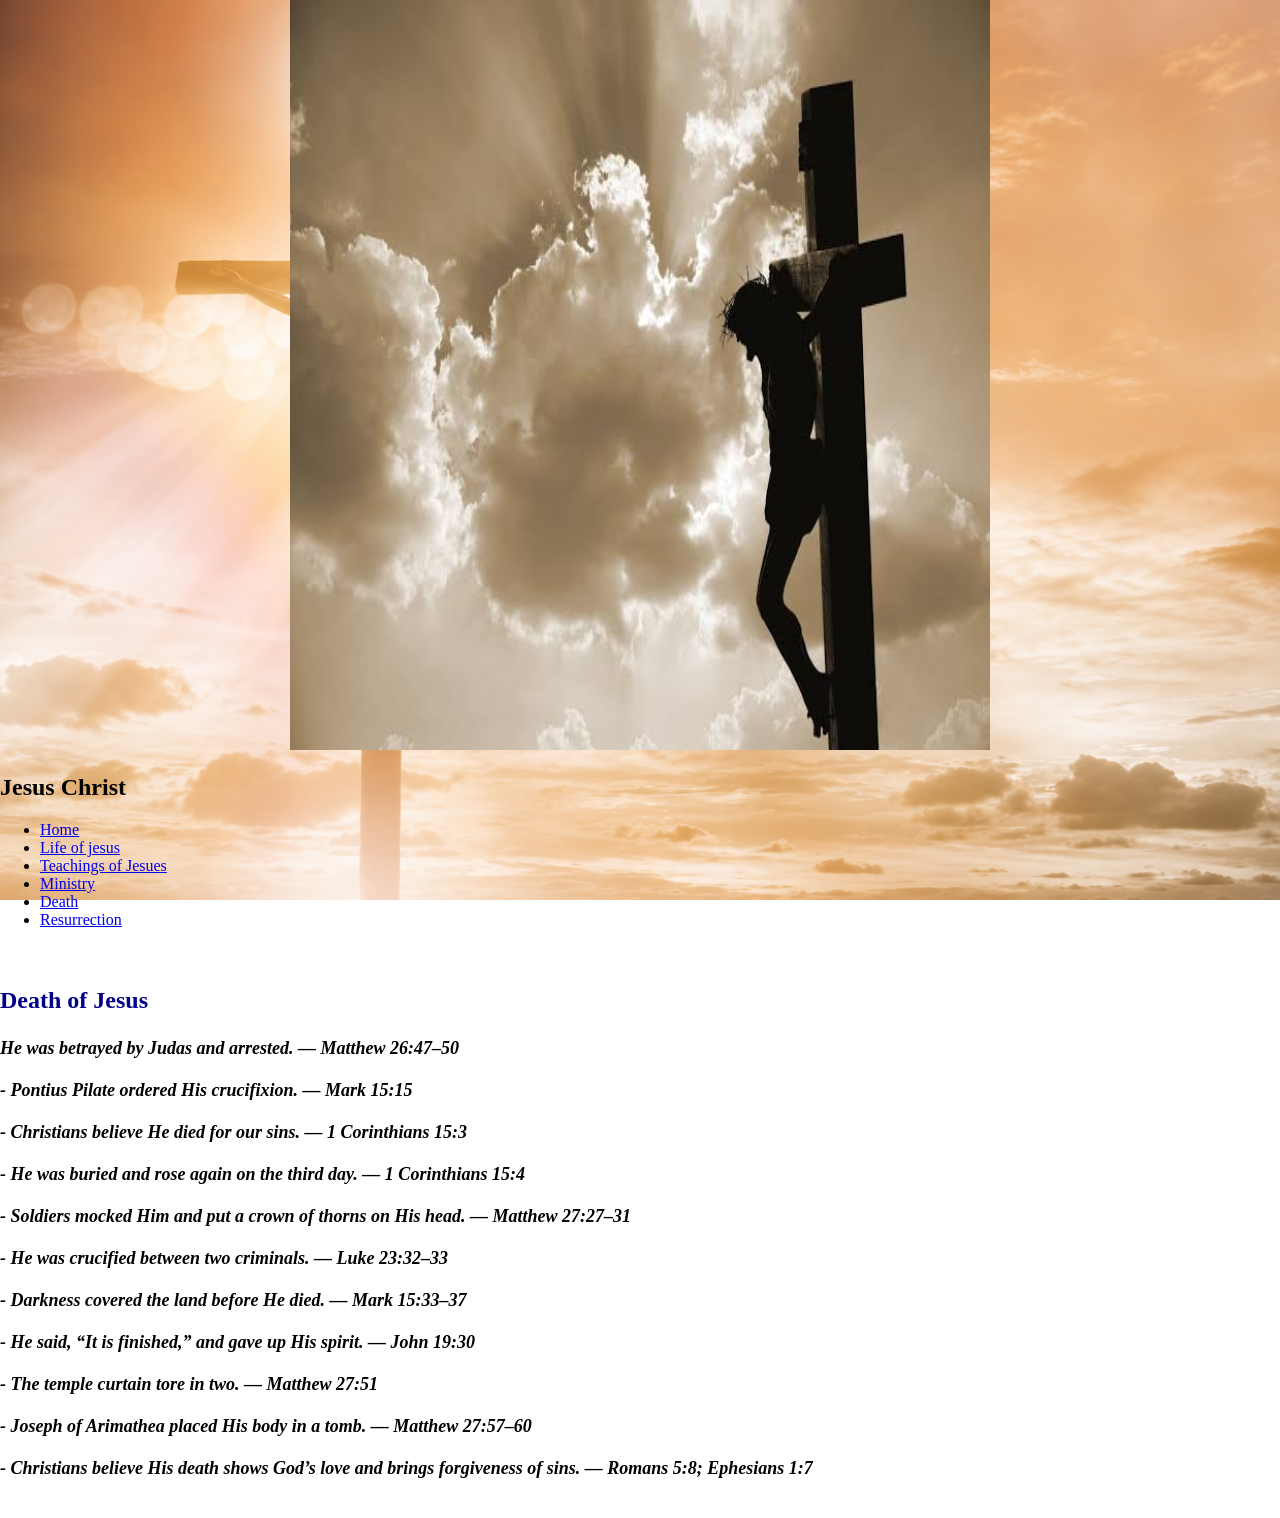
<file: web for css,html/death.html>
<!DOCTYPE html>

<html lang="en">

<head>

    <meta charset="utf-8"> <link rel="stylesheet"
    href="   web2.css">

</head>

<title><p> <h2>J</h2>esus Christ </p></title>

<body> 

   <center> <img src="images (3).jpg" alt="my image" width="700" height="750"> </center>  
   <nav class =""navbar">

      <h2 class="logo">Jesus Christ</h2>

     <div class="nav-links">

        <ul>
            <li><a href="web2.html">Home</a></li>
            <li> <a href="life.html">Life of jesus </a> </li>
            <li><a href="teaching.html">Teachings of Jesues </a></li>
            <li><a href="Ministry.html">Ministry</a></li>
            <li><a href="death.html">Death</a></li>
            <li><a href="resurrection.html">Resurrection</a></li>
        </ul>
    </div>


</nav>

</br>

 <p style="font-size: 24px; font-weight: bold; color: darkblue;">Death of Jesus</p>  

 <b> <p style=

          "font-size: 18px; 

           font-style:italic;

           margin-top: 0 ;"> He was betrayed by Judas and arrested. — Matthew 26:47–50 <br> <br>
- Pontius Pilate ordered His crucifixion. — Mark 15:15 <br><br>
- Christians believe He died for our sins. — 1 Corinthians 15:3 <br><br>
- He was buried and rose again on the third day. — 1 Corinthians 15:4 <br><br>
- Soldiers mocked Him and put a crown of thorns on His head. — Matthew 27:27–31<br><br>
- He was crucified between two criminals. — Luke 23:32–33 <br><br>
- Darkness covered the land before He died. — Mark 15:33–37 <br><br>
- He said, “It is finished,” and gave up His spirit. — John 19:30 <br><br>
- The temple curtain tore in two. — Matthew 27:51 <br><br>
- Joseph of Arimathea placed His body in a tomb. — Matthew 27:57–60 <br><br>
- Christians believe His death shows God’s love and brings forgiveness of sins. — Romans 5:8; Ephesians 1:7 <br><br>

</p> </b>




</body>
</html>











</html>
</file>
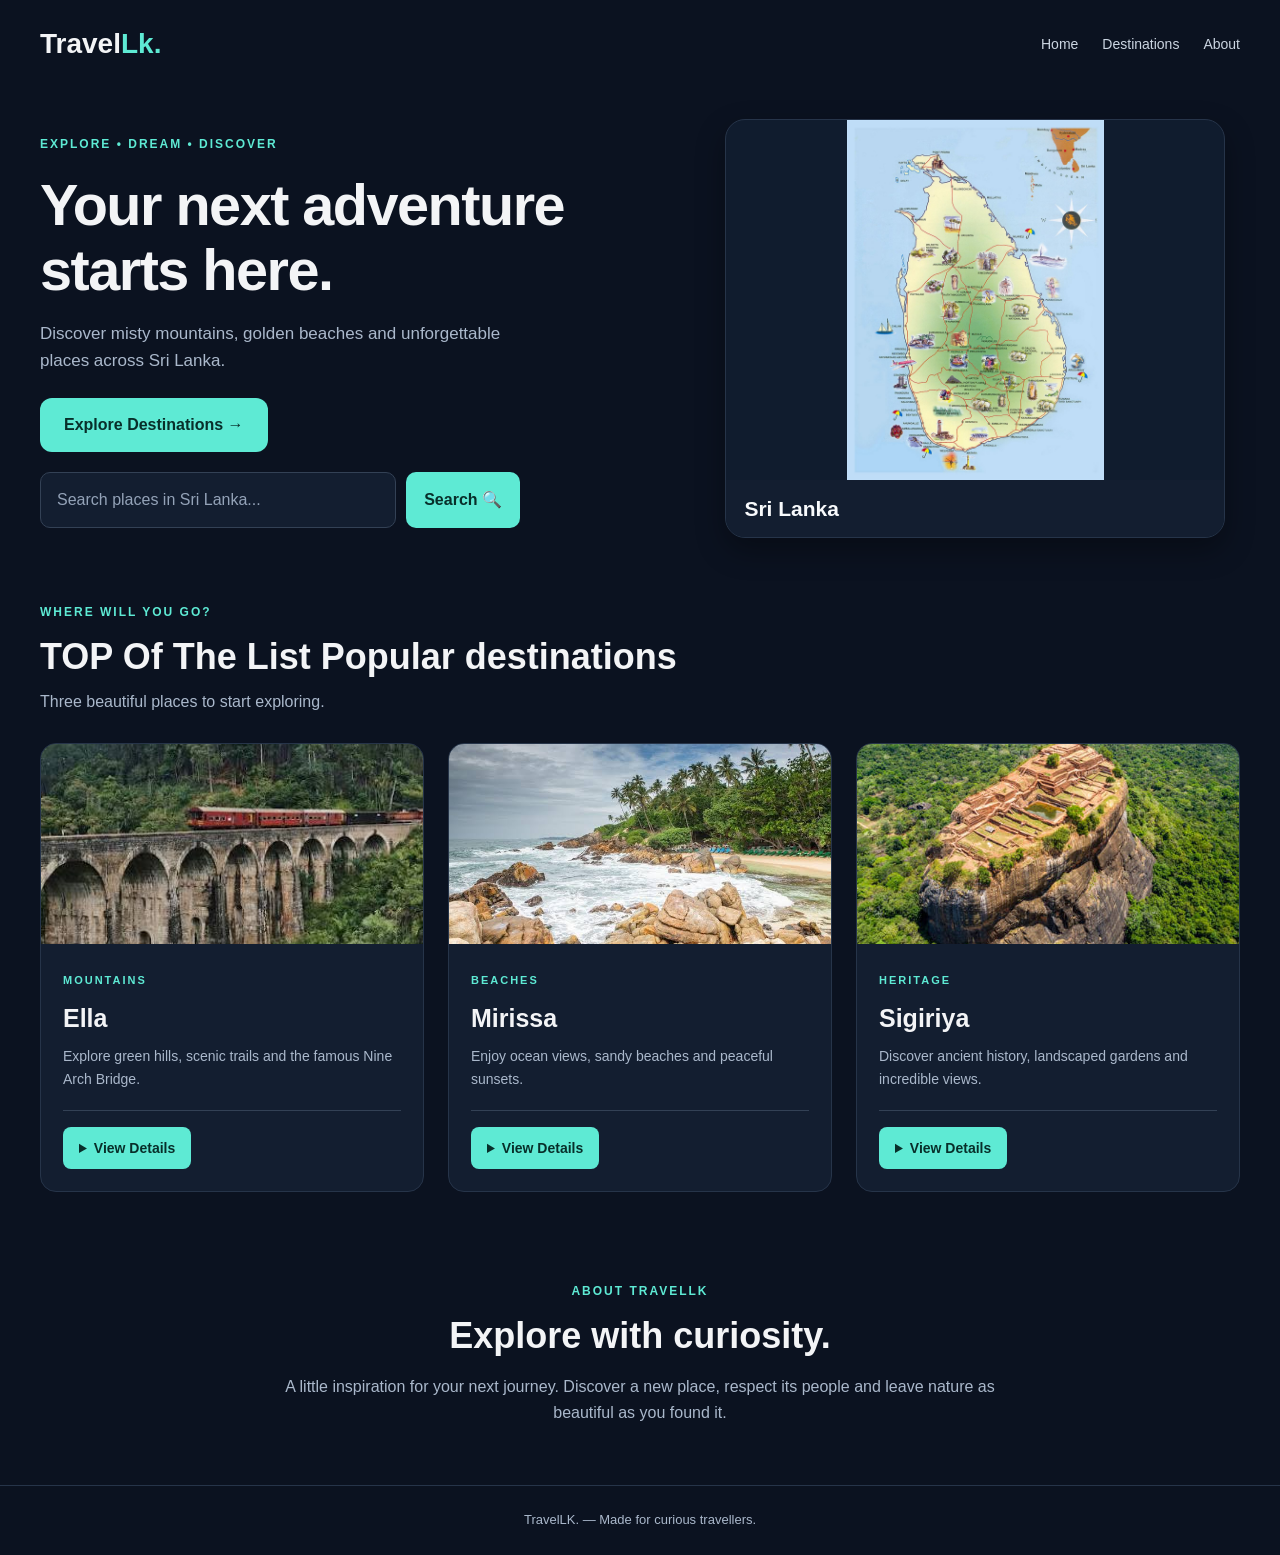
<file: web for css,html/index1.html>
<!DOCTYPE html>
<html lang="en">
<head>
    <meta charset="UTF-8">
    <meta name="viewport" content="width=device-width, initial-scale=1.0">
    <title>Travel Sri Lanka</title>
    <link rel="stylesheet" href="style1.css">
</head>

<body>
    <header class="header container">
        <a href="#home" class="logo">Travel<span>Lk.</span></a>

        <nav class="navigation" aria-label="Main navigation">
            <a href="#home">Home</a>
            <a href="#destinations">Destinations</a>
            <a href="#about">About</a>
        </nav>
    </header>

    <main>
        <section id="home" class="hero container">
            <div class="hero-content">
                <span class="tagline">
                    EXPLORE &bull; DREAM &bull; DISCOVER
                </span>

                <h1>Your next adventure starts here.</h1>

                <p>
                    Discover misty mountains, golden beaches and
                    unforgettable places across Sri Lanka.
                </p>

                <a href="#destinations" class="explore-button">
                    Explore Destinations →
                </a>
                <form
    class="google-search"
    action="https://www.google.com/search"
    method="get"
    target="_blank"
    rel="noopener noreferrer"
>
    <input
        type="search"
        name="q"
        placeholder="Search places in Sri Lanka..."
        aria-label="Search Google"
        required
    >

    <button type="submit">Search 🔍</button>
</form>
            </div>

            <div class="tour-slider" tabindex="0"
                 aria-label="Sri Lanka photo slideshow">
                <div class="tour-track">
                    <figure class="tour-slide">
                        <img src="sri lanka.jpg"
                             alt="Map of Sri Lanka"
                             class="full-photo">
                        <figcaption>Sri Lanka</figcaption>
                    </figure>

                    <figure class="tour-slide">
                        <img src="ella.jpg" alt="Ella hills">
                        <figcaption>Ella</figcaption>
                    </figure>

                    <figure class="tour-slide">
                        <img src="galle.jpg"
                             alt="Galle Fort"
                             class="full-photo">
                        <figcaption>Galle Fort</figcaption>
                    </figure>

                    <figure class="tour-slide">
                        <img src="miri.jpg" alt="Mirissa Beach">
                        <figcaption>Mirissa Beach</figcaption>
                    </figure>

                    <!-- Duplicate the first slide for a smooth loop -->
                    <figure class="tour-slide" aria-hidden="true">
                        <img src="sri lanka.jpg"
                             alt=""
                             class="full-photo">
                        <figcaption>Sri Lanka</figcaption>
                    </figure>
                </div>
            </div>
        </section>

        <section id="destinations" class="destinations container">
            <span class="tagline">WHERE WILL YOU GO?</span>
            <h2>TOP Of The List Popular destinations</h2>
            <p class="section-description">
                Three beautiful places to start exploring.
            </p>

            <div class="destination-grid">

                <!-- Ella -->
                <article class="destination-card">
                    <img class="destination-photo"
                         src="ella.jpg"
                         alt="Green hills and scenery in Ella"
                         loading="lazy">

                    <div class="destination-info">
                        <span class="category">MOUNTAINS</span>
                        <h3>Ella</h3>
                        <p>
                            Explore green hills, scenic trails
                            and the famous Nine Arch Bridge.
                        </p>

                        <details class="place-details">
                            <summary>View Details</summary>

                            <div class="details-content">
                                <p>
                                    Ella is surrounded by green mountains,
                                    tea plantations and waterfalls.
                                </p>

                                <h4>Places to visit</h4>
                                <ul>
                                    <li>Nine Arch Bridge</li>
                                    <li>Little Adam’s Peak</li>
                                    <li>Ella Rock</li>
                                    <li>Ravana Falls</li>
                                </ul>

                                <h4>Things to do</h4>
                                <p>
                                    Enjoy hiking, photography, scenic train
                                    journeys and visits to tea plantations.
                                </p>

                                <a class="map-link"
                                   href="https://www.google.com/maps/search/?api=1&amp;query=Ella+Sri+Lanka"
                                   target="_blank"
                                   rel="noopener noreferrer">
                                    View on Google Maps ↗
                                </a>
                            </div>
                        </details>
                    </div>
                </article>

                <!-- Mirissa -->
                <article class="destination-card">
                    <img class="destination-photo"
                         src="miri.jpg"
                         alt="Mirissa Beach"
                         loading="lazy">

                    <div class="destination-info">
                        <span class="category">BEACHES</span>
                        <h3>Mirissa</h3>
                        <p>
                            Enjoy ocean views, sandy beaches
                            and peaceful sunsets.
                        </p>

                        <details class="place-details">
                            <summary>View Details</summary>

                            <div class="details-content">
                                <p>
                                    Mirissa is a coastal destination in
                                    southern Sri Lanka, known for its
                                    beaches and ocean views.
                                </p>

                                <h4>Places to visit</h4>
                                <ul>
                                    <li>Mirissa Beach</li>
                                    <li>Coconut Tree Hill</li>
                                    <li>Secret Beach</li>
                                </ul>

                                <h4>Things to do</h4>
                                <p>
                                    Enjoy beach walks, sunset photography
                                    and local seafood.
                                </p>

                                <a class="map-link"
                                   href="https://www.google.com/maps/search/?api=1&amp;query=Mirissa+Sri+Lanka"
                                   target="_blank"
                                   rel="noopener noreferrer">
                                    View on Google Maps ↗
                                </a>
                            </div>
                        </details>
                    </div>
                </article>

                <!-- Sigiriya -->
                <article class="destination-card">
                    <img class="destination-photo"
                         src="sigi.jpg"
                         alt="Sigiriya Rock Fortress"
                         loading="lazy">

                    <div class="destination-info">
                        <span class="category">HERITAGE</span>
                        <h3>Sigiriya</h3>
                        <p>
                            Discover ancient history, landscaped
                            gardens and incredible views.
                        </p>

                        <details class="place-details">
                            <summary>View Details</summary>

                            <div class="details-content">
                                <p>
                                    Sigiriya is an ancient rock fortress
                                    with landscaped gardens, historic
                                    paintings and panoramic views.
                                </p>

                                <h4>Places to visit</h4>
                                <ul>
                                    <li>Sigiriya Rock Fortress</li>
                                    <li>Sigiriya Museum</li>
                                    <li>Water Gardens</li>
                                    <li>Nearby Pidurangala Rock</li>
                                </ul>

                                <h4>Things to do</h4>
                                <p>
                                    Explore ancient ruins, discover
                                    Sri Lankan history and enjoy
                                    landscape photography.
                                </p>

                                <a class="map-link"
                                   href="https://www.google.com/maps/search/?api=1&amp;query=Sigiriya+Sri+Lanka"
                                   target="_blank"
                                   rel="noopener noreferrer">
                                    View on Google Maps ↗
                                </a>
                            </div>
                        </details>
                    </div>
                </article>
            </div>
        </section>

        <section id="about" class="about container">
            <span class="tagline">ABOUT TRAVELLK</span>
            <h2>Explore with curiosity.</h2>
            <p>
                A little inspiration for your next journey.
                Discover a new place, respect its people and leave
                nature as beautiful as you found it.
            </p>
        </section>
    </main>

    <footer class="footer">
        <p>TravelLK. — Made for curious travellers.</p>
    </footer>
</body>
</html>
</file>
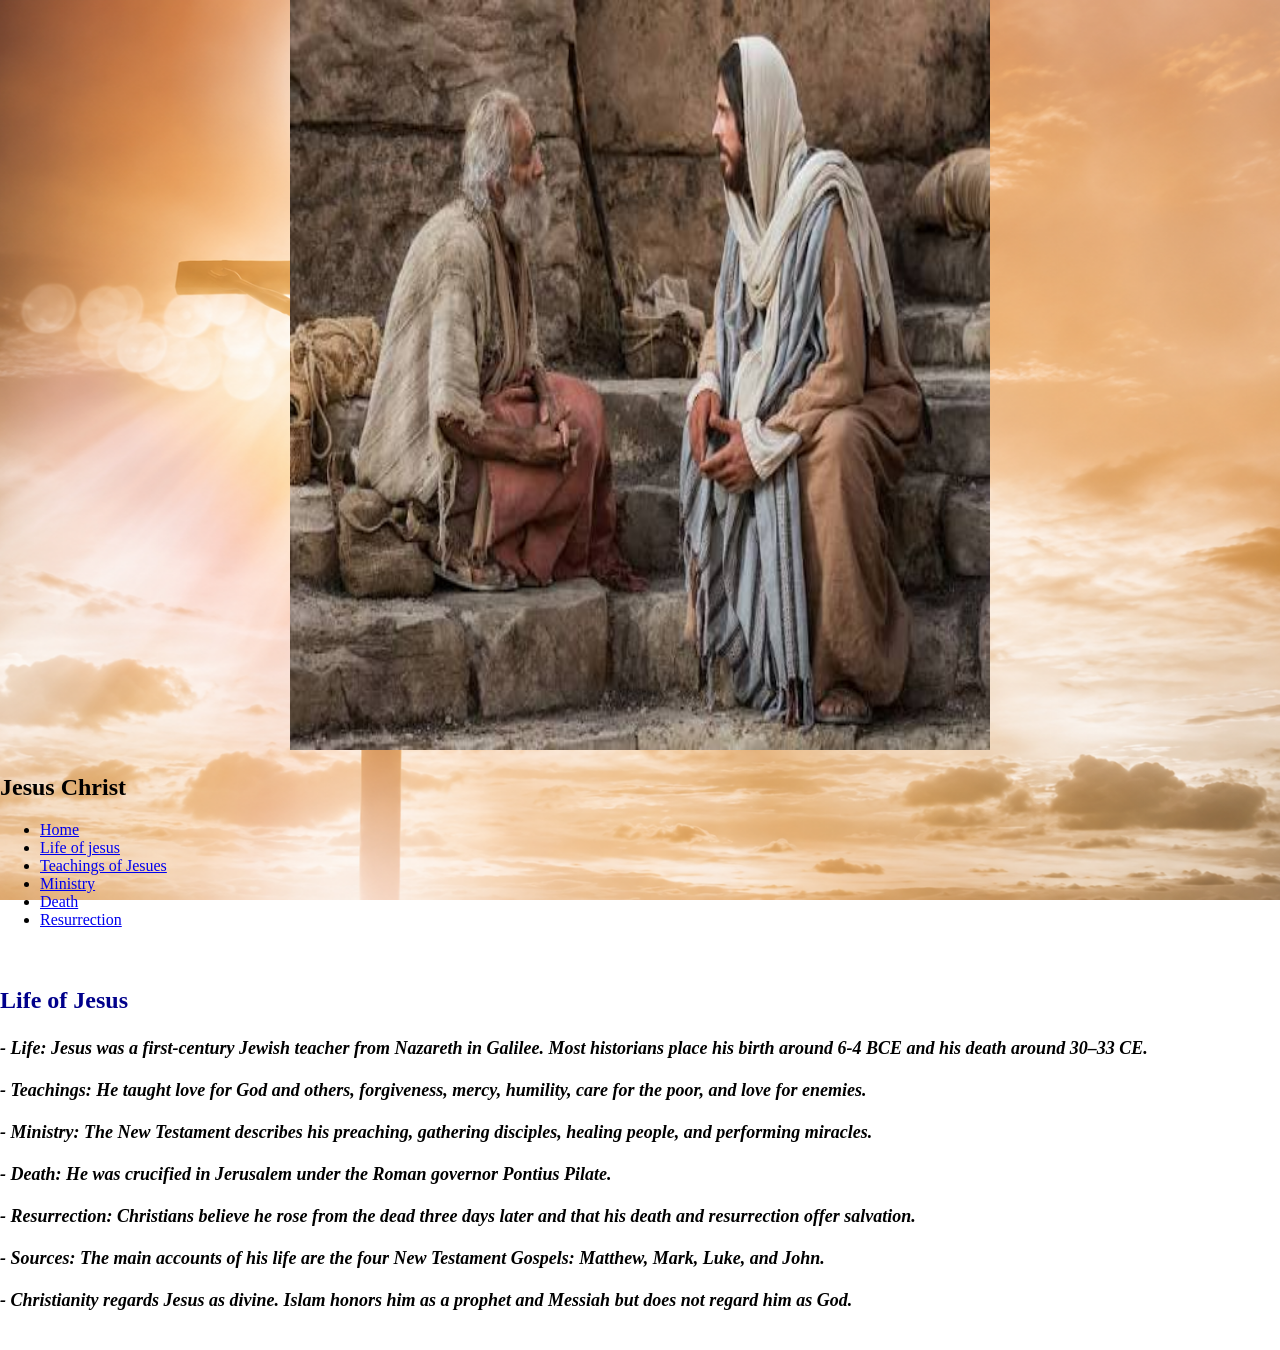
<file: web for css,html/life.html>
<!DOCTYPE html>

<html lang="en">

<head>
    
    <meta charset="UTF-8">
    <title>Jesus Christ</title>
    <link rel="stylesheet" href="web2.css">
</head



<body> 

   <center> <img src="images.jpg" alt="my image" width="700" height="750"> </center>  
   <nav class =""navbar">

      <h2 class="logo">Jesus Christ</h2>

     <div class="nav-links">

        <ul>
             <li><a href="web2.html">Home</a></li>
            <li> <a href="life.html">Life of jesus </a> </li>
            <li><a href="teaching.html">Teachings of Jesues </a></li>
            <li><a href="Ministry.html">Ministry</a></li>
            <li><a href="death.html">Death</a></li>
            <li><a href="resurrection.html">Resurrection</a></li>
        </ul>
    </div>


</nav>

</br>

 <p style="font-size: 24px; font-weight: bold; color: darkblue;">Life of Jesus</p>  

 <b> <p style=

          "font-size: 18px; 

           font-style:italic;

           margin-top: 0 ;"> - Life: Jesus was a first-century Jewish teacher from Nazareth in Galilee. Most historians place his birth around 6-4 BCE and his death around 30–33 CE.<br> <br>

- Teachings: He taught love for God and others, forgiveness, mercy, humility, care for the poor, and love for enemies.<br> <br>

- Ministry: The New Testament describes his preaching, gathering disciples, healing people, and performing miracles.<br> <br>

- Death: He was crucified in Jerusalem under the Roman governor Pontius Pilate.<br> <br>

- Resurrection: Christians believe he rose from the dead three days later and that his death and resurrection offer salvation.<br> <br>

- Sources: The main accounts of his life are the four New Testament Gospels: Matthew, Mark, Luke, and John.<br> <br>

- Christianity regards Jesus as divine. Islam honors him as a prophet and Messiah but does not regard him as God.<br> <br>

</p> </b>




</body>
</html>











</html>
</file>
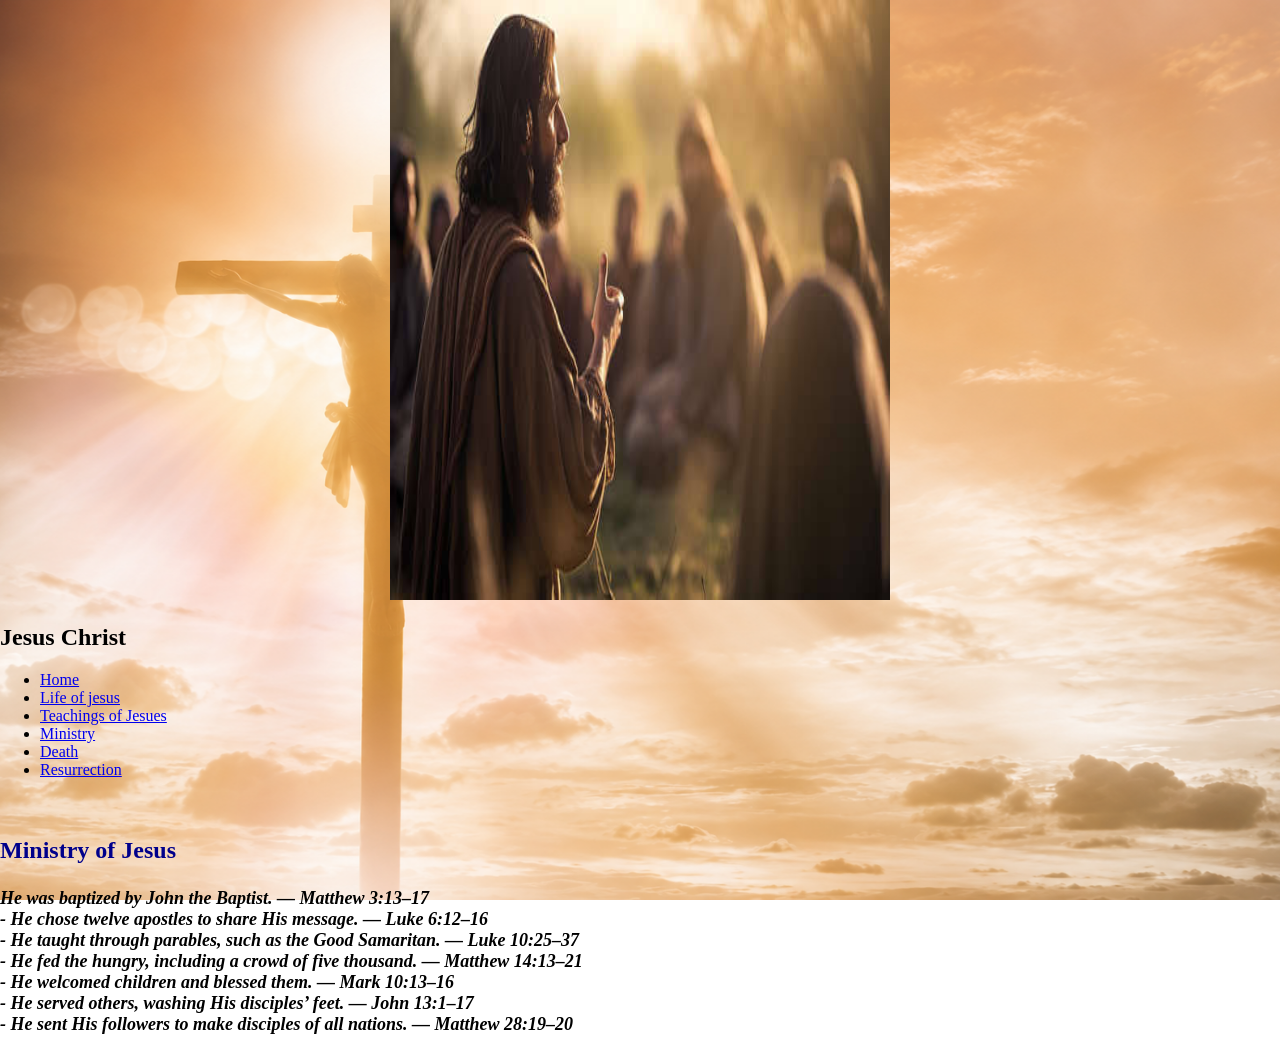
<file: web for css,html/Ministry.html>
<!DOCTYPE html>

<html lang="en">

<head>

    <meta charset="utf-8"> <link rel="stylesheet"
    href="   web2.css">

</head>

<title><p> <h2>J</h2>esus Christ </p></title>

<body> 
    

   <center> <img src="images (2).jpg" alt="my image" width="500" height="600"> </center>  
   <nav class =""navbar">

      <h2 class="logo">Jesus Christ</h2>

     <div class="nav-links">

        <ul>

             <li><a href="web2.html">Home</a></li>
            <li> <a href="life.html">Life of jesus </a> </li>
            <li><a href="teaching.html">Teachings of Jesues </a></li>
            <li><a href="Ministry.html">Ministry</a></li>
            <li><a href="death.html">Death</a></li>
            <li><a href="resurrection.html">Resurrection</a></li>
                        
        </ul>
    </div>


</nav>

</br>

 <p style="font-size: 24px; font-weight: bold; color: darkblue;">Ministry of Jesus</p>  

 <b> <p style=

          "font-size: 18px; 

           font-style:italic;

           margin-top: 0 ;"> He was baptized by John the Baptist. — Matthew 3:13–17 <br>
- He chose twelve apostles to share His message. — Luke 6:12–16 <br>
- He taught through parables, such as the Good Samaritan. — Luke 10:25–37 <br>
- He fed the hungry, including a crowd of five thousand. — Matthew 14:13–21 <br>
- He welcomed children and blessed them. — Mark 10:13–16 <br>
- He served others, washing His disciples’ feet. — John 13:1–17 <br>
- He sent His followers to make disciples of all nations. — Matthew 28:19–20 <br>

</p> </b>




</body>
</html>











</html>
</file>
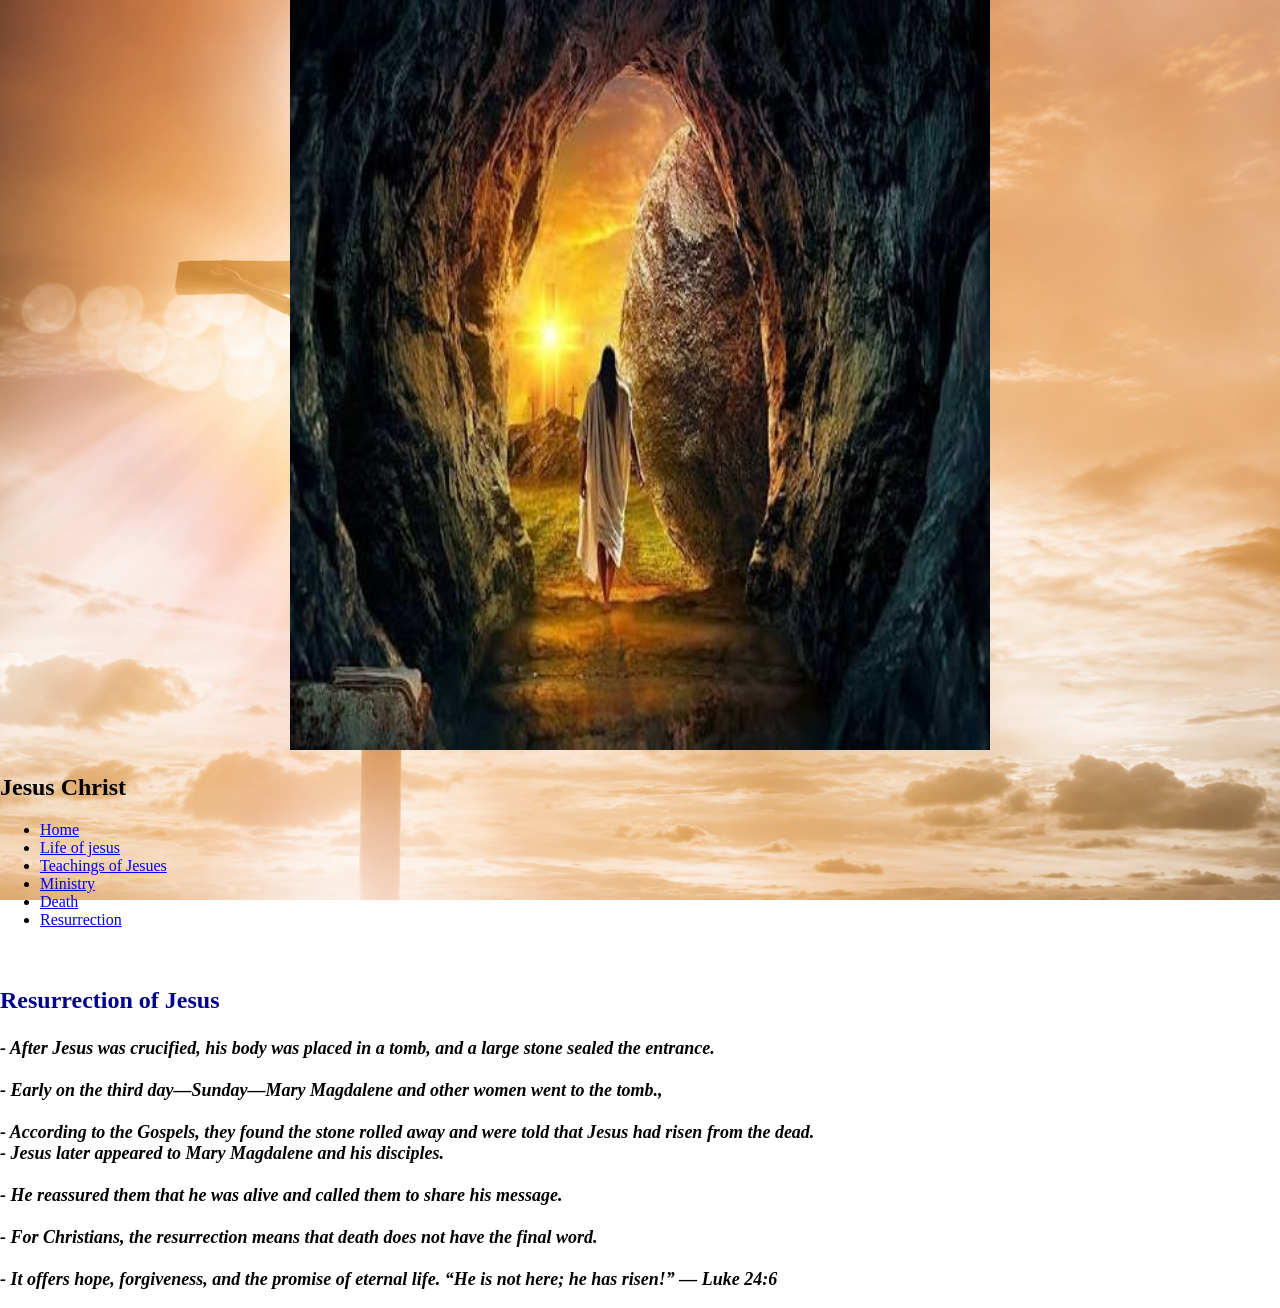
<file: web for css,html/Resurrection.html>
<!DOCTYPE html>

<html lang="en">


<head>
    <meta charset="UTF-8">
    <title>Jesus Christ</title>
    <link rel="stylesheet" href="web2.css">

</head

<body>
   <center> <img src="images (4).jpg" alt="my image" width="700" height="750"> </center>  
   <nav class =""navbar">

      <h2 class="logo">Jesus Christ</h2>

     <div class="nav-links">   
            <ul> 
                
            <li><a href="web2.html">Home</a></li>
            <li> <a href="life.html">Life of jesus </a> </li>
            <li><a href="teaching.html">Teachings of Jesues </a></li>
            <li><a href="Ministry.html">Ministry</a></li>
            <li><a href="death.html">Death</a></li>
            <li><a href="resurrection.html">Resurrection</a></li>
            
            
           
        </ul>
    </div>


</nav>

</br>

 <p style="font-size: 24px; font-weight: bold; color: darkblue;">Resurrection of Jesus</p>  

 <b> <p style=

          "font-size: 18px; 

           font-style:italic;

           margin-top: 0 ;">- After Jesus was crucified, his body was placed in a tomb, and a large stone sealed the entrance. <br> <br>

- Early on the third day—Sunday—Mary Magdalene and other women went to the tomb.,<br><br> - According to the Gospels, they found the stone rolled away and were told that Jesus had risen from the dead.<br>

- Jesus later appeared to Mary Magdalene and his disciples.<br><br> - He reassured them that he was alive and called them to share his message.<br><br>

- For Christians, the resurrection means that death does not have the final word.<br> <br>- It offers hope, forgiveness, and the promise of eternal life.

“He is not here; he has risen!” — Luke 24:6



</body>
</html>











</html>
</file>
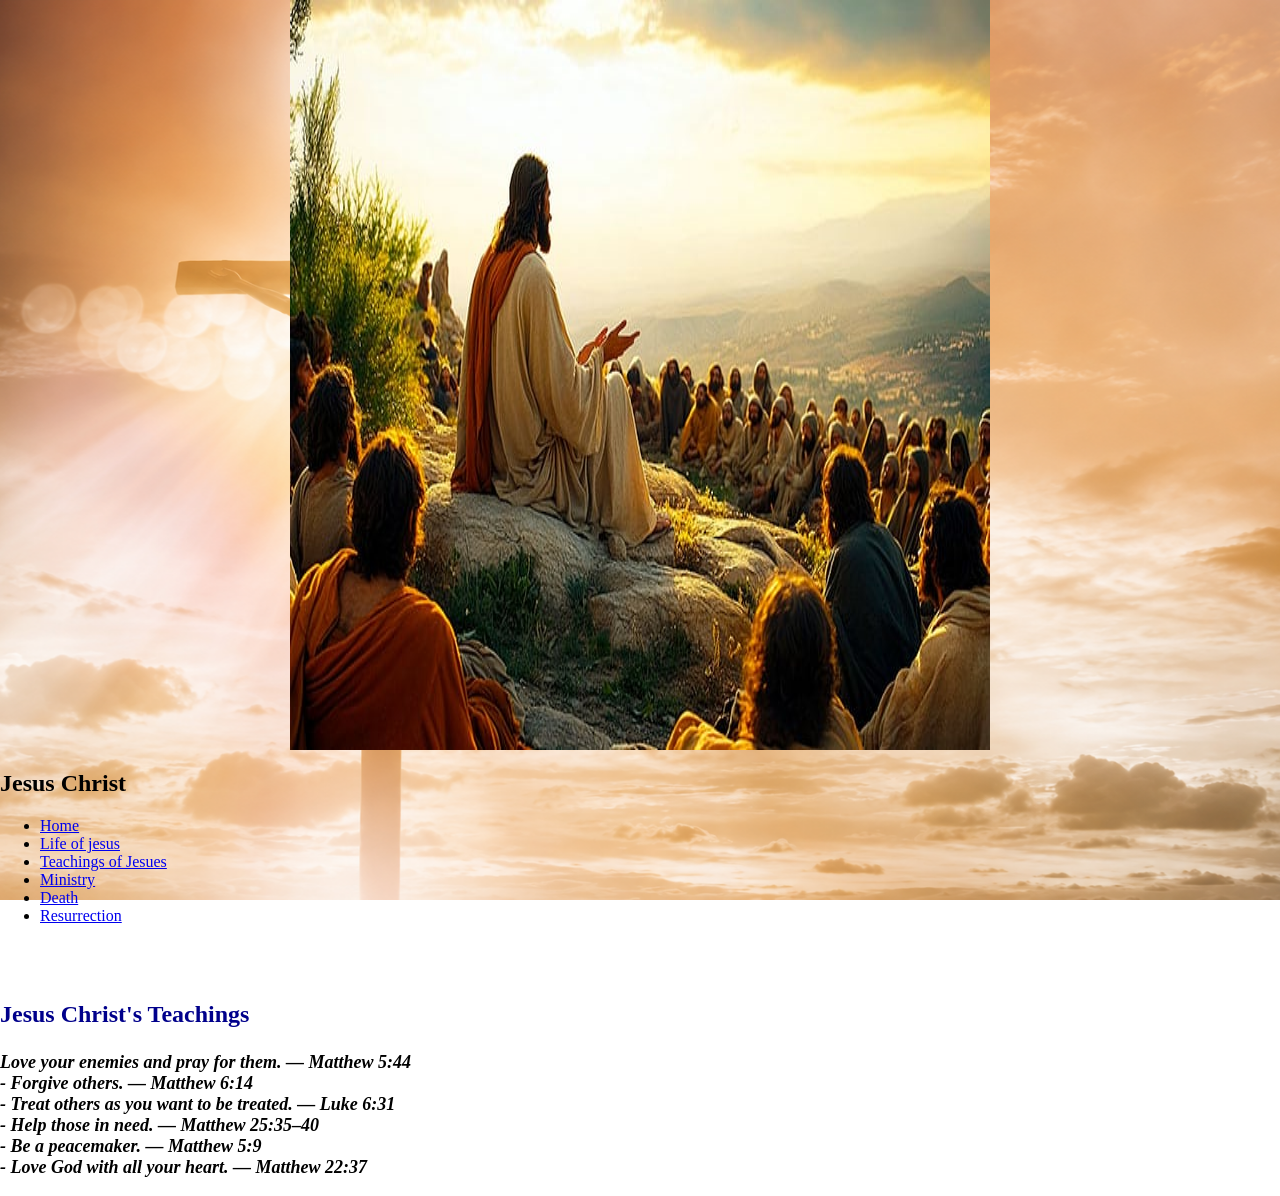
<file: web for css,html/teaching.html>
<!DOCTYPE html>

<html lang="en">

<head>
    <meta charset="UTF-8">
    <title>Jesus Christ</title>
    <link rel="stylesheet" href="web2.css">
</head>
    
     


<body> 

   
     <img src="christ3.jpg.jpeg " alt="my image" width="700" height="750" 
     style="display:block; margin: auto; ">
     
   <nav class ="navbar">

      <h2 class="logo">Jesus Christ</h2>


     <div class="nav-links">

        <ul>
            <li><a href="web2.html">Home</a></li>
            <li> <a href="life.html">Life of jesus </a> </li>
            <li><a href="teaching.html">Teachings of Jesues </a></li>
            <li><a href="Ministry.html">Ministry</a></li>
            <li><a href="death.html">Death</a></li>
            <li><a href="resurrection.html">Resurrection</a></li>

        </ul>
    </div>


</nav>

</br>

<br> <p style="font-size: 24px; font-weight: bold; color: darkblue;"> Jesus Christ's Teachings </p>  
   
 

 <b> <p style=

          "font-size: 18px; 

           font-style:italic;

           margin-top: 0 ;">Love your enemies and pray for them. — Matthew 5:44 <br>
- Forgive others. — Matthew 6:14 <br>
- Treat others as you want to be treated. — Luke 6:31 <br>
- Help those in need. — Matthew 25:35–40<br>
- Be a peacemaker. — Matthew 5:9<br>
- Love God with all your heart. — Matthew 22:37 <br>

</p>

</b>



<script scr="web2.js"> </script>
</body>
</html>
</file>
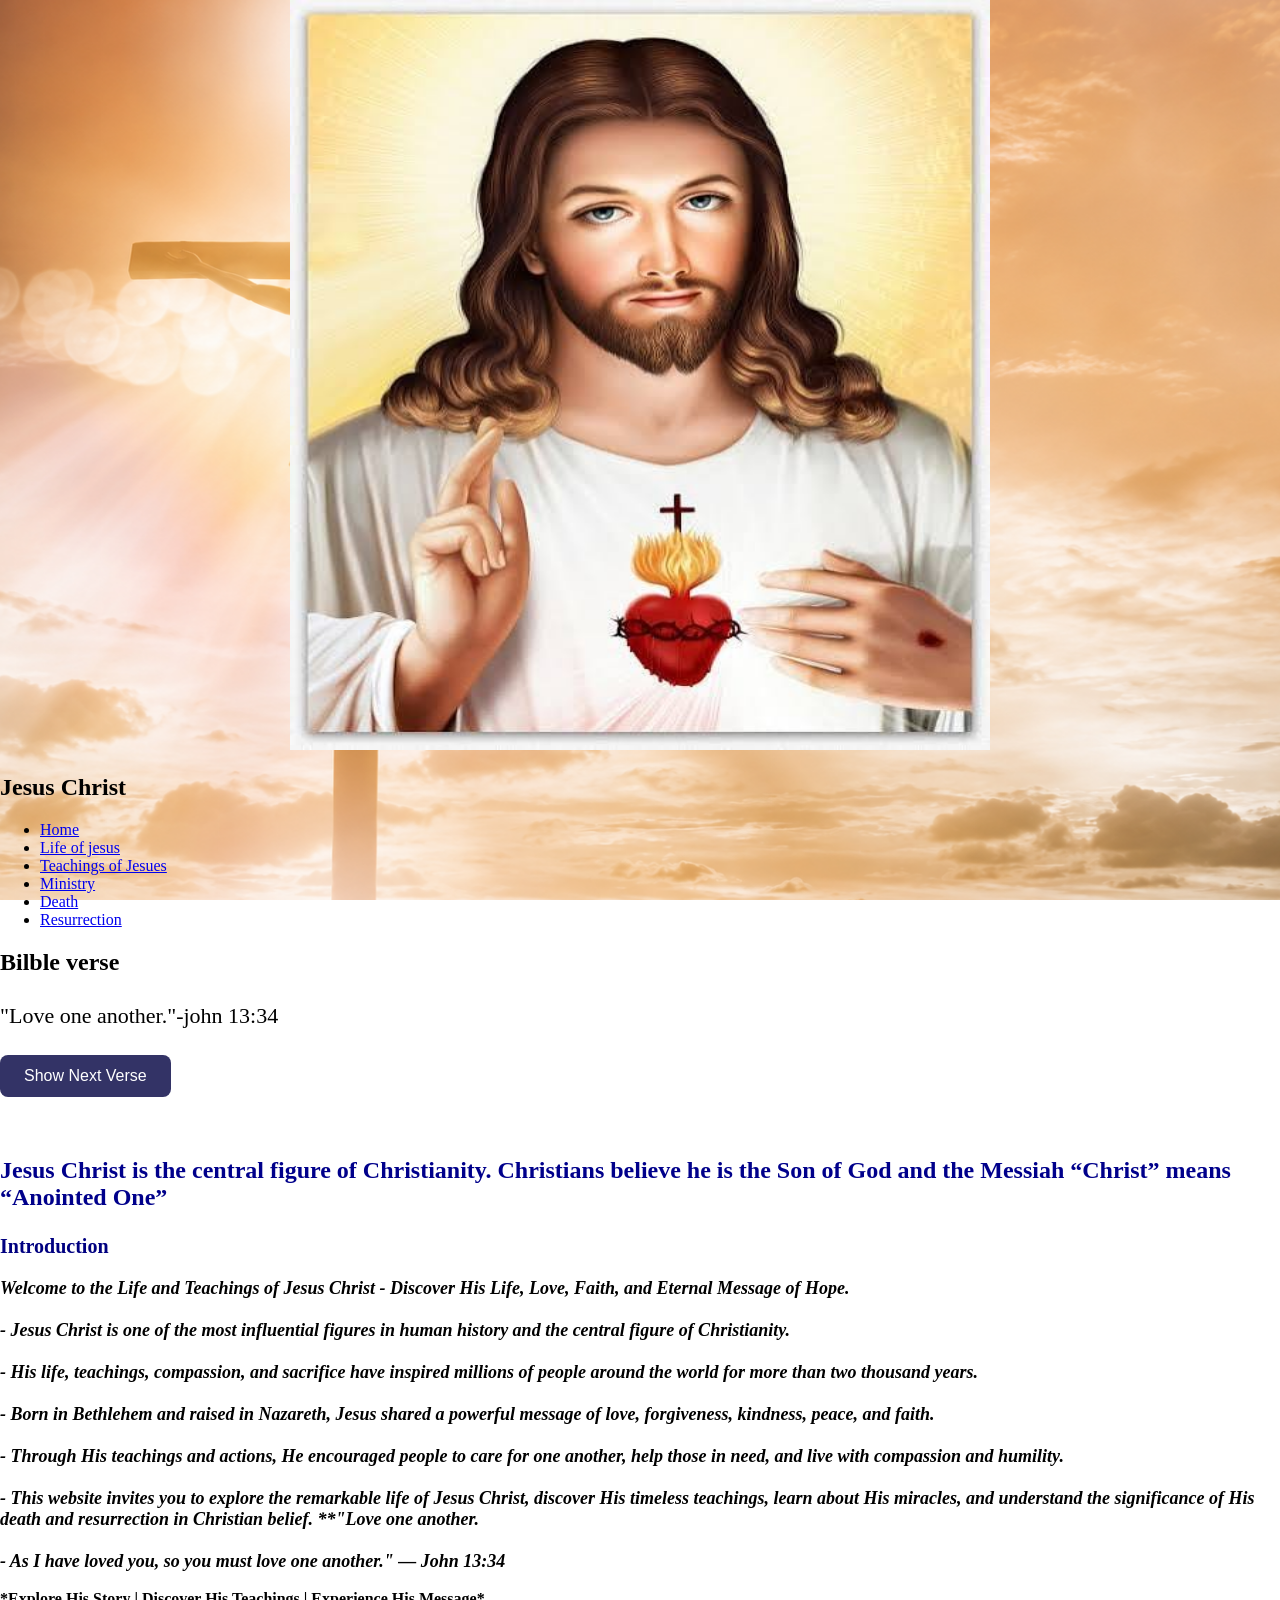
<file: web for css,html/web2.html>
<!DOCTYPE HTML> 
<head>  
    
    <meta charset="utf-8">    <link rel="stylesheet"
    href="   web2.css">
 
  

</head>


<title><p> <h2>J</h2>Jesus Christ </p></title>

<body> 

   
   <center> <img src="christ.jpg.jpeg " alt="my image" width="700" height="750"> </center>  
   <nav class =""navbar">

      <h2 class="logo">Jesus Christ</h2>


     <div class="nav-links">

        <ul>
            <li><a href="web2.html">Home</a></li>
            <li> <a href="life.html">Life of jesus </a> </li>
            <li><a href="teaching.html">Teachings of Jesues </a></li>
            <li><a href="Ministry.html">Ministry</a></li>
            <li><a href="death.html">Death</a></li>
            <li><a href="resurrection.html">Resurrection</a></li>
        </ul>
    </div>


</nav>

   <div class="live-background"></div>

   </div>

   <div class+"verse-box">

      <h2>Bilble verse</h2>

      <p id="bible-verse">    
        
    "Love one another."-john 13:34

   </p>

 <button  id="verse-button"
 type="button"> Show Next Verse </button>

</button>

</div>



   </div>

</br>

<br> <p style="font-size: 24px; font-weight: bold; color: darkblue;"> Jesus Christ is the central figure of Christianity. Christians believe he is the Son of God and the Messiah “Christ” means “Anointed One”</p>  
   
 <p style="font-size: 20px; font-weight: bold; color:navy;"> Introduction</p>

 <b> <p style=

          "font-size: 18px; 

           font-style:italic;

           margin-top: 0 ;">  Welcome to the Life and Teachings of Jesus Christ
   
- Discover His Life, Love, Faith, and Eternal Message of Hope. <br><br>

- Jesus Christ is one of the most influential figures in human history and the central figure of Christianity.<br><br> - His life, teachings, compassion, and sacrifice have inspired millions of people around the world for more than two thousand years.<br><br>

- Born in Bethlehem and raised in Nazareth, Jesus shared a powerful message of love, forgiveness, kindness, peace, and faith.<br><br> - Through His teachings and actions, He encouraged people to care for one another, help those in need, and live with compassion and humility.<br><br>

- This website invites you to explore the remarkable life of Jesus Christ, discover His timeless teachings, learn about His miracles, and understand the significance of His death and resurrection in Christian belief.

**"Love one another.<br><br> - As I have loved you, so you must love one another." — John 13:34

<p class="para-one">*Explore His Story | Discover His Teachings | Experience His Message* </p>

</p>

</b>



<script scr="web2.js"> </script>
</body>
</html>











</html>

 


</body>




</html>
</file>
<file: web for css,html/web2.css>
body {
    margin: 0;
    min-height: 100vh;
    isolation: isolate;
}

.live-background {
    position: fixed;
    inset: 0;
    z-index: -1;
    overflow: hidden;
    pointer-events: none;
}

.live-background::before {
    content: "";
    position: absolute;
    inset: -5%;
    background: url("background.jpg") center / cover no-repeat;
    animation: photoMove 15s ease-in-out infinite alternate;
}

@keyframes photoMove {
    from {
        transform: scale(1) translateX(-1%);
    }

    to {
        transform: scale(1.12) translateX(1%);
    }
}

@media (prefers-reduced-motion: reduce) {
    .live-background::before {
        animation: none;
    }
}

.verse-box{
   max-width: 600px;
   margin:30px auto;
   padding:25px;
   background:rgba(255,255,255,0.85);
   border-radius:15px;
   text-align:center;
   color: #000066;


}
#bible-verse{
    font-size:22px;
    line-height:1.6;

}

#verse-button {
    padding:12px 24px;
    background:#333366;
    color:white;
    border:none;
    border-radius:8px;
    font-size:16px;
    cursor:pointer;


}

#verse-button:hover {
    background: #6633CC;
}

body {
    margin: 0;
    min-height: 100vh;
    background-image: url("background.jpg");
    background-size: cover;
    background-position: center;
    background-repeat: no-repeat;
    background-attachment: fixed;
}
</file>
<file: web for css,html/style1.css>
/* Basic settings */
* {
    box-sizing: border-box;
    margin: 0;
    padding: 0;
}

html {
    scroll-behavior: smooth;
}

body {
    font-family: "Segoe UI", Arial, sans-serif;
    background: #0b1220;
    color: #f3f4f6;
    line-height: 1.6;
}

a {
    color: inherit;
    text-decoration: none;
}

img {
    display: block;
    max-width: 100%;
}

.container {
    width: 94%;
    max-width: 1200px;
    margin-inline: auto;
}

a:focus-visible,
summary:focus-visible,
.tour-slider:focus-visible {
    outline: 3px solid #5eead4;
    outline-offset: 5px;
}

/* Header */
.header {
    padding-block: 22px;
    display: flex;
    align-items: center;
    justify-content: space-between;
    gap: 20px;
}

.logo {
    font-size: 28px;
    font-weight: 800;
}

.logo span {
    color: #5eead4;
}

.navigation {
    display: flex;
    flex-wrap: wrap;
    gap: 24px;
}

.navigation a {
    color: #cbd5e1;
    font-size: 14px;
}

.navigation a:hover {
    color: #5eead4;
}

/* Hero */
.hero {
    display: grid;
    grid-template-columns: minmax(0, 1.2fr) minmax(0, 1fr);
    align-items: center;
    gap: 36px;
    padding-block: 30px;
}

.hero-content {
    min-width: 0;
}

.tagline,
.category {
    color: #5eead4;
    font-size: 12px;
    font-weight: 700;
    letter-spacing: 2px;
}

.hero h1 {
    margin: 18px 0;
    font-size: clamp(36px, 4.5vw, 60px);
    line-height: 1.12;
    letter-spacing: -1.5px;
}

.hero-content > p {
    max-width: 480px;
    color: #aab8cb;
    font-size: 17px;
}

.explore-button {
    display: inline-flex;
    align-items: center;
    justify-content: center;
    margin-top: 24px;
    padding: 14px 24px;
    border-radius: 12px;
    background: #5eead4;
    color: #082f2a;
    font-weight: 700;
}

.explore-button:hover {
    background: #99f6e4;
}

/* Automatic slideshow */
.tour-slider {
    width: 100%;
    max-width: 500px;
    min-width: 0;
    margin-inline: auto;
    overflow: hidden;
    border: 1px solid #263449;
    border-radius: 20px;
    background: #101c2e;
    box-shadow: 0 12px 30px #0005;
}

.tour-track {
    display: flex;
    animation: tour-scroll 20s infinite;
}

.tour-slide {
    flex: 0 0 100%;
    min-width: 0;
    margin: 0;
}

.tour-slide img {
    width: 100%;
    height: 360px;
    object-fit: cover;
    object-position: center;
}

.tour-slide img.full-photo {
    object-fit: contain;
}

.tour-slide figcaption {
    padding: 12px 18px;
    background: #131e30;
    color: #f8fafc;
    font-size: 21px;
    font-weight: 700;
}

.tour-slider:hover .tour-track,
.tour-slider:focus-within .tour-track {
    animation-play-state: paused;
}

@keyframes tour-scroll {
    0%, 20% {
        transform: translateX(0);
    }

    25%, 45% {
        transform: translateX(-100%);
    }

    50%, 70% {
        transform: translateX(-200%);
    }

    75%, 95% {
        transform: translateX(-300%);
    }

    100% {
        transform: translateX(-400%);
    }
}

/* Destination cards */
.destinations {
    padding-block: 30px 45px;
}

.destinations > h2,
.about h2 {
    margin-top: 10px;
    font-size: clamp(28px, 3vw, 36px);
    line-height: 1.25;
}

.section-description {
    margin-top: 10px;
    color: #aab8cb;
}

.destination-grid {
    display: grid;
    grid-template-columns: repeat(3, minmax(0, 1fr));
    align-items: start;
    gap: 24px;
    margin-top: 28px;
}

.destination-card {
    min-width: 0;
    overflow: hidden;
    background: #131e30;
    border: 1px solid #263449;
    border-radius: 16px;
}

.destination-photo {
    position: static;
    width: 100%;
    height: 200px;
    object-fit: cover;
    object-position: center;
}

.destination-info {
    padding: 22px;
}

.category {
    font-size: 11px;
}

.destination-info h3 {
    margin: 7px 0;
    font-size: 25px;
}

.destination-info p {
    color: #aab8cb;
    font-size: 14px;
}

/* Expandable details */
.place-details {
    margin-top: 20px;
    padding-top: 16px;
    border-top: 1px solid #334155;
}

.place-details summary {
    width: fit-content;
    padding: 10px 16px;
    border-radius: 8px;
    background: #5eead4;
    color: #082f2a;
    font-size: 14px;
    font-weight: 700;
    cursor: pointer;
}

.place-details summary:hover {
    background: #99f6e4;
}

.details-content {
    padding-top: 18px;
}

.details-content h4 {
    margin: 16px 0 7px;
    font-size: 16px;
}

.details-content ul {
    padding-left: 20px;
    color: #aab8cb;
    font-size: 14px;
}

.details-content li {
    margin-bottom: 5px;
}

.map-link {
    display: inline-block;
    margin-top: 18px;
    color: #5eead4;
    font-size: 14px;
    font-weight: 700;
}

.map-link:hover {
    text-decoration: underline;
}

/* About and footer */
.about {
    max-width: 750px;
    padding-block: 40px 60px;
    text-align: center;
}

.about p {
    margin-top: 16px;
    color: #aab8cb;
}

.footer {
    padding: 24px;
    border-top: 1px solid #263449;
    color: #aab8cb;
    text-align: center;
    font-size: 13px;
}

/* Mobile */
@media (max-width: 768px) {
    .header {
        flex-direction: column;
        gap: 12px;
    }

    .hero {
        grid-template-columns: minmax(0, 1fr);
        gap: 28px;
    }

    .destination-grid {
        grid-template-columns: minmax(0, 1fr);
    }

    .tour-slide img {
        height: 300px;
    }
}

/* Reduced motion */
@media (prefers-reduced-motion: reduce) {
    html {
        scroll-behavior: auto;
    }

    .tour-track {
        animation: none;
    }

    .tour-slider {
        overflow-x: auto;
        scroll-snap-type: x mandatory;
    }

    .tour-slide {
        scroll-snap-align: start;
    }

    .tour-slide[aria-hidden="true"] {
        display: none;
    }
}

.google-search {
    display: flex;
    gap: 10px;
    max-width: 480px;
    margin-top: 20px;
}

.google-search input {
    flex: 1;
    min-width: 0;
    padding: 14px 16px;
    border: 1px solid #334155;
    border-radius: 10px;
    background: #131e30;
    color: #f3f4f6;
    font: inherit;
}

.google-search input::placeholder {
    color: #94a3b8;
}

.google-search input:focus {
    outline: 2px solid #5eead4;
    outline-offset: 2px;
}

.google-search button {
    padding: 12px 18px;
    border: none;
    border-radius: 10px;
    background: #5eead4;
    color: #082f2a;
    font: inherit;
    font-weight: 700;
    cursor: pointer;
}

.google-search button:hover {
    background: #99f6e4;
}

.google-search button:focus-visible {
    outline: 2px solid #5eead4;
    outline-offset: 3px;
}
</file>
